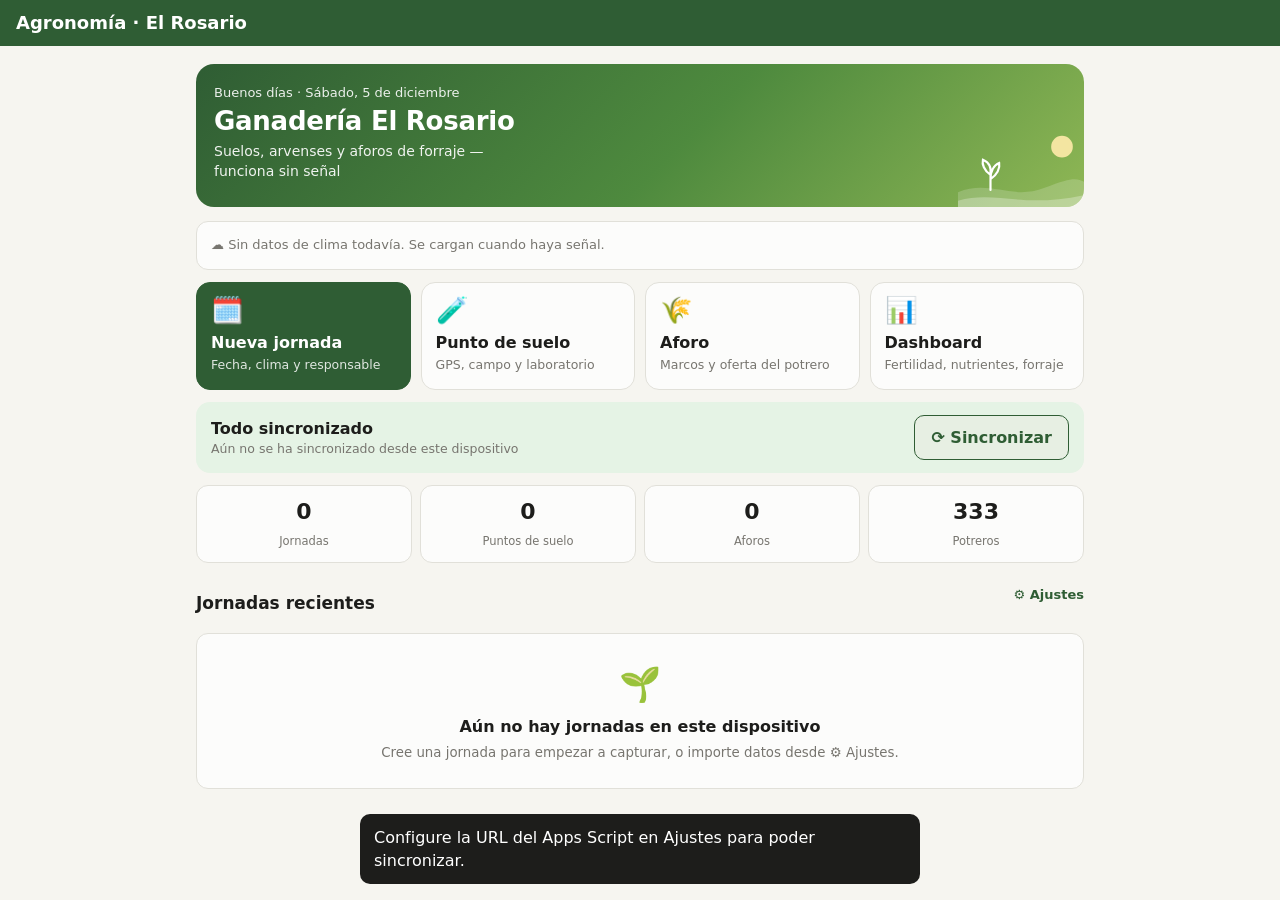
<file: app/index.html>
<!doctype html>
<html lang="es">
<head>
  <meta charset="utf-8">
  <meta name="viewport" content="width=device-width, initial-scale=1, viewport-fit=cover">
  <meta name="theme-color" content="#2f5d34">
  <title>Agronomía El Rosario</title>
  <link rel="manifest" href="manifest.webmanifest">
  <link rel="icon" href="icon.svg" type="image/svg+xml">
  <link rel="apple-touch-icon" href="icon.svg">
  <link rel="stylesheet" href="styles.css">
</head>
<body>
  <header class="top">
    <button id="back" class="btn ghost small" hidden aria-label="Volver">←</button>
    <h1 id="title">Agronomía · El Rosario</h1>
  </header>
  <div class="status"><span id="net" class="pill"></span><span id="pend" class="pill"></span></div>
  <main id="view"></main>
  <div id="toast" class="toast" role="status" aria-live="polite"></div>
  <script src="common.js"></script>
  <script src="potreros.js"></script>
  <script src="clima.js"></script>
  <script src="arvenses.js"></script>
  <script src="app.js"></script>
</body>
</html>
</file>
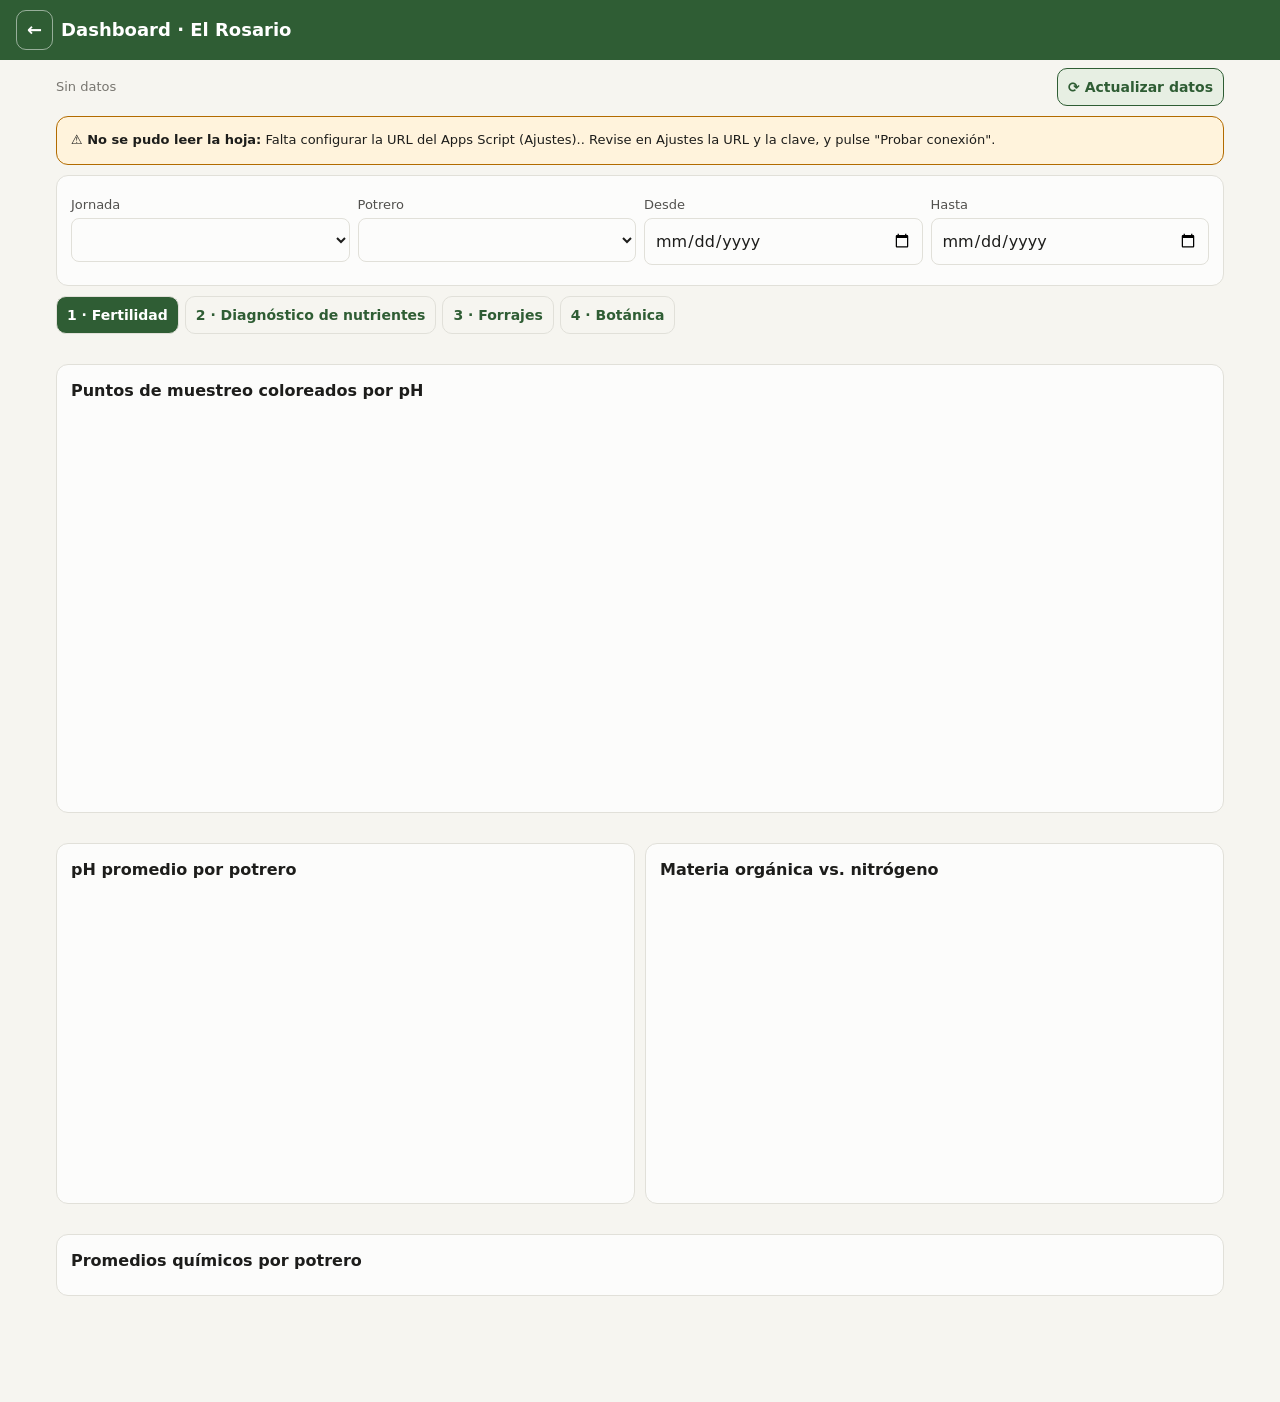
<file: app/dashboard.html>
<!doctype html>
<html lang="es">
<head>
  <meta charset="utf-8">
  <meta name="viewport" content="width=device-width, initial-scale=1, viewport-fit=cover">
  <meta name="theme-color" content="#2f5d34">
  <title>Dashboard Agronómico</title>
  <link rel="manifest" href="manifest.webmanifest">
  <link rel="icon" href="icon.svg" type="image/svg+xml">
  <link rel="stylesheet" href="vendor/leaflet/leaflet.css">
  <link rel="stylesheet" href="styles.css">
  <style>
    main { max-width: 1200px; }
    .tabs { display: flex; gap: 6px; overflow-x: auto; margin: 10px 0; }
    .tabs button { flex: 0 0 auto; }
    .tabs button[aria-selected="true"] { background: var(--brand); color: #fff; }
    .filters { display: grid; grid-template-columns: repeat(auto-fit, minmax(150px, 1fr)); gap: 8px; }
    .tiles { display: grid; grid-template-columns: repeat(auto-fit, minmax(150px, 1fr)); gap: 10px; margin: 10px 0; }
    .tile { background: var(--card); border: 1px solid var(--line); border-radius: 12px; padding: 12px; }
    .tile span { display: block; font-size: 13px; color: var(--ink2); }
    .tile b { font-size: 26px; font-weight: 600; }
    .tile small { color: var(--muted); }
    .charts { display: grid; grid-template-columns: 1fr; gap: 10px; }
    @media (min-width: 900px) { .charts { grid-template-columns: 1fr 1fr; } .charts .wide { grid-column: 1 / -1; } }
    .chart { position: relative; height: 300px; }
    #map { height: 380px; border-radius: 10px; z-index: 0; }
    .legend { display: flex; flex-wrap: wrap; gap: 12px; font-size: 13px; color: var(--ink2); margin-top: 8px; }
    .legend i { display: inline-block; width: 12px; height: 12px; border-radius: 50%; margin-right: 5px; vertical-align: -1px; }
    table { width: 100%; border-collapse: collapse; font-size: 14px; }
    th, td { text-align: right; padding: 6px 8px; border-bottom: 1px solid var(--line); white-space: nowrap; font-variant-numeric: tabular-nums; }
    th:first-child, td:first-child { text-align: left; }
    th { color: var(--ink2); font-weight: 600; }
    .scroll { overflow-x: auto; }
    .card h3 { display: block; margin-bottom: 8px; }
    [hidden] { display: none !important; }
    #estado.aviso { border-color: var(--warn); background: var(--warn-bg); }
    #estado:empty { display: none; }
    .st { display: inline-block; padding: 2px 8px; border-radius: 99px; font-size: 13px; white-space: nowrap; }
    .st-bajo { background: rgba(208, 59, 59, .16); } .st-ok { background: rgba(12, 163, 12, .14); }
    .st-alto { background: rgba(250, 178, 25, .22); } .st-sinrango { background: transparent; color: var(--muted); }
    td.cell { text-align: center; } th.vert { text-align: center; }
    .bio { border-top: 1px solid var(--line); padding-top: 10px; margin-top: 10px; }
    .bio h4 { margin: 0 0 6px; font-size: 15px; }
    .bio td, .bio th { text-align: left; white-space: normal; }
    .chip { display: inline-block; background: var(--brand-2); color: var(--brand); border-radius: 99px; padding: 2px 9px; margin: 2px 2px 2px 0; font-size: 13px; }
    .grp td { background: var(--bg); font-weight: 600; color: var(--ink2); text-align: left; }
  </style>
</head>
<body>
  <header class="top">
    <a class="btn ghost small" href="index.html" aria-label="Volver a captura">←</a>
    <h1>Dashboard · El Rosario</h1>
  </header>
  <main>
    <div class="row between">
      <span id="fuente" class="muted small"></span>
      <button class="btn sec small" id="recargar">⟳ Actualizar datos</button>
    </div>
    <div id="estado" class="card small"></div>
    <div class="card filters">
      <label class="fld"><span>Jornada</span><select id="fJornada"></select></label>
      <label class="fld"><span>Potrero</span><select id="fPotrero"></select></label>
      <label class="fld"><span>Desde</span><input type="date" id="fDesde"></label>
      <label class="fld"><span>Hasta</span><input type="date" id="fHasta"></label>
    </div>
    <div class="tabs" role="tablist">
      <button class="btn ghost small" role="tab" data-tab="suelos" aria-selected="true">1 · Fertilidad</button>
      <button class="btn ghost small" role="tab" data-tab="diagnostico">2 · Diagnóstico de nutrientes</button>
      <button class="btn ghost small" role="tab" data-tab="forrajes">3 · Forrajes</button>
      <button class="btn ghost small" role="tab" data-tab="botanica">4 · Botánica</button>
    </div>

    <section id="tab-suelos">
      <div class="tiles" id="tilesSuelo"></div>
      <div class="charts">
        <div class="card wide"><h3>Puntos de muestreo coloreados por pH</h3><div id="map"></div>
          <div class="legend" id="phLegend"></div></div>
        <div class="card"><h3>pH promedio por potrero</h3><div class="chart"><canvas id="cPh"></canvas></div></div>
        <div class="card"><h3>Materia orgánica vs. nitrógeno</h3><div class="chart"><canvas id="cMoN"></canvas></div></div>
        <div class="card wide"><h3>Promedios químicos por potrero</h3><div class="scroll" id="tNutr"></div></div>
      </div>
    </section>

    <section id="tab-diagnostico" hidden>
      <p class="muted small">Cada lectura se compara con su rango de referencia: <b>↓ Bajo</b>, <b>✓ Adecuado</b> o <b>↑ Alto</b>.
        Los rangos y su fuente están en la tabla; se pueden cambiar desde <b>5_Catalogos</b> (ver nota al final).</p>
      <div class="tiles" id="tilesDiag"></div>
      <div class="charts">
        <div class="card wide"><h3>Estado de las lecturas por parámetro (% de puntos)</h3>
          <div class="legend" id="legDiag"></div><div class="chart" id="boxDiag"><canvas id="cDiag"></canvas></div></div>
        <div class="card wide"><h3>Semáforo por parámetro</h3><div class="scroll" id="tDiag"></div></div>
        <div class="card wide"><h3>Potrero × parámetro (promedio del potrero)</h3><div class="scroll" id="tMatriz"></div></div>
      </div>
      <div class="card small muted" id="notaRangos"></div>
    </section>

    <section id="tab-forrajes" hidden>
      <p class="muted small">Para no sumar dos veces el mismo potrero, los indicadores usan el <b>aforo más reciente de cada potrero</b> dentro del filtro.</p>
      <div class="tiles" id="tilesForraje"></div>
      <div class="charts">
        <div class="card"><h3 id="tCap">Capacidad de carga de referencia por potrero</h3><div class="chart"><canvas id="cCap"></canvas></div><p class="small muted" id="notaCap"></p></div>
        <div class="card"><h3>Kg FV/ha por potrero (último aforo)</h3><div class="chart"><canvas id="cKgHa"></canvas></div></div>
        <div class="card wide"><h3>Variabilidad entre marcos (último aforo por potrero)</h3><div class="scroll" id="tVar"></div></div>
        <div class="card wide"><h3>Historial de aforos</h3><div class="scroll" id="tAforos"></div></div>
      </div>
    </section>

    <section id="tab-botanica" hidden>
      <div class="tiles" id="tilesBot"></div>
      <div class="charts">
        <div class="card"><h3>Frecuencia de arvenses (% de registros)</h3><div class="chart"><canvas id="cPie"></canvas></div></div>
        <div class="card"><h3>Cobertura promedio por arvense (%)</h3><div class="chart"><canvas id="cCob"></canvas></div></div>
        <div class="card wide"><h3>Detalle por arvense</h3><div class="scroll" id="tArv"></div></div>
        <div class="card wide"><h3>Bioindicadores: lo que dicen las arvenses vs. lo que mide el suelo</h3>
          <p class="small muted">Se cruzan las arvenses del potrero (puntos de suelo y marcos de aforo) con el análisis de suelo y las observaciones de campo
            de ese mismo potrero. Las indicaciones vienen de la lista de bioindicadoras de la finca: son orientativas, no un diagnóstico.</p>
          <p class="small" id="resBio"></p><div id="tBio"></div></div>
      </div>
    </section>
  </main>
  <div id="toast" class="toast" role="status" aria-live="polite"></div>
  <script src="vendor/chart.umd.js"></script>
  <script src="vendor/leaflet/leaflet.js"></script>
  <script src="common.js"></script>
  <script src="rangos.js"></script>
  <script src="arvenses.js"></script>
  <script src="dashboard.js"></script>
</body>
</html>
</file>
<file: app/styles.css>
:root {
  --bg: #f6f5f0; --card: #fcfcfb; --ink: #1d1d1b; --ink2: #52514e; --muted: #77756f;
  --line: #e1e0d9; --brand: #2f5d34; --brand-2: #e7efe3; --warn: #b26b00; --warn-bg: #fff3dc;
  --ok: #006300; --ok-bg: #e5f3e5; --danger: #b42828; --radius: 12px;
  color-scheme: light;
}
@media (prefers-color-scheme: dark) {
  :root:not([data-theme="light"]) {
    --bg: #0d0d0d; --card: #1a1a19; --ink: #f0efec; --ink2: #c3c2b7; --muted: #98968f;
    --line: #2c2c2a; --brand: #7fbf73; --brand-2: #22301f; --warn: #f2b84b; --warn-bg: #33270f;
    --ok: #0ca30c; --ok-bg: #132813; --danger: #f07a7a; color-scheme: dark;
  }
}
:root[data-theme="dark"] {
  --bg: #0d0d0d; --card: #1a1a19; --ink: #f0efec; --ink2: #c3c2b7; --muted: #98968f;
  --line: #2c2c2a; --brand: #7fbf73; --brand-2: #22301f; --warn: #f2b84b; --warn-bg: #33270f;
  --ok: #0ca30c; --ok-bg: #132813; --danger: #f07a7a; color-scheme: dark;
}
* { box-sizing: border-box; }
[hidden] { display: none !important; }
html { -webkit-text-size-adjust: 100%; }
body { margin: 0; background: var(--bg); color: var(--ink); font: 16px/1.45 system-ui, -apple-system, "Segoe UI", Roboto, sans-serif; }
.top { position: sticky; top: 0; z-index: 10; display: flex; align-items: center; gap: 8px; padding: 10px 16px;
  padding-top: max(10px, env(safe-area-inset-top)); background: var(--brand); color: #fff; }
@media (prefers-color-scheme: dark) { :root:not([data-theme="light"]) .top { background: #1f3a22; } }
.top h1 { font-size: 18px; margin: 0; font-weight: 600; }
.top .btn, .top .btn.ghost { color: #fff; border-color: rgba(255,255,255,.5); font-size: 18px; }
.status { display: flex; gap: 6px; padding: 8px 16px 0; flex-wrap: wrap; }
main { padding: 8px 16px 96px; max-width: 920px; margin: 0 auto; }
h2 { font-size: 17px; margin: 22px 0 8px; }
h3 { font-size: 16px; margin: 0; display: inline; }
.card { background: var(--card); border: 1px solid var(--line); border-radius: var(--radius); padding: 14px; margin: 10px 0; }
.card.inner { background: var(--bg); margin: 8px 0; }
.card.link { display: block; color: inherit; text-decoration: none; }
.card.link:active { background: var(--brand-2); }
details > summary { cursor: pointer; list-style: none; padding: 2px 0; }
details > summary::-webkit-details-marker { display: none; }
details > summary::before { content: '▸ '; color: var(--muted); }
details[open] > summary::before { content: '▾ '; }
details[open] > summary { margin-bottom: 8px; }
.row { display: flex; align-items: center; flex-wrap: wrap; }
.gap { gap: 8px; margin: 8px 0; }
.between { justify-content: space-between; gap: 8px; }
.grid2, .grid3 { display: grid; gap: 4px 12px; grid-template-columns: 1fr; }
@media (min-width: 360px) { .grid2 { grid-template-columns: 1fr 1fr; } }
@media (min-width: 520px) { .grid2 { grid-template-columns: 1fr 1fr; } .grid3 { grid-template-columns: repeat(3, 1fr); } }
@media (max-width: 519px) { .grid3 { grid-template-columns: 1fr 1fr; } }
.fld { display: block; margin: 6px 0; min-width: 0; }
.fld > span { display: block; font-size: 13px; color: var(--ink2); margin-bottom: 3px; }
input, select, textarea { width: 100%; font: inherit; color: var(--ink); background: var(--card); border: 1px solid var(--line);
  border-radius: 8px; padding: 10px; min-height: 44px; }
input:focus, select:focus, textarea:focus { outline: 2px solid var(--brand); outline-offset: 0; border-color: transparent; }
.btn { display: inline-flex; align-items: center; justify-content: center; gap: 6px; min-height: 44px; padding: 10px 16px;
  border-radius: 10px; border: 1px solid var(--brand); background: var(--brand); color: #fff; font: inherit; font-weight: 600;
  text-decoration: none; cursor: pointer; }
@media (prefers-color-scheme: dark) { :root:not([data-theme="light"]) .btn:not(.sec):not(.ghost) { color: #0d0d0d; } }
.btn.sec { background: var(--brand-2); color: var(--brand); }
.btn.ghost { background: transparent; color: var(--brand); border-color: var(--line); }
.btn.danger { color: var(--danger); }
.btn.small { min-height: 38px; padding: 6px 10px; font-size: 14px; }
.btn:disabled { opacity: .55; }
.pill { display: inline-block; font-size: 12px; padding: 3px 9px; border-radius: 99px; border: 1px solid var(--line); color: var(--ink2); }
.pill.on, .pill.ok { background: var(--ok-bg); color: var(--ok); border-color: transparent; }
.pill.off, .pill.warn { background: var(--warn-bg); color: var(--warn); border-color: transparent; }
.muted { color: var(--muted); }
.small { font-size: 13px; }
.sticky { position: sticky; bottom: 0; background: linear-gradient(transparent, var(--bg) 30%); padding: 14px 0 max(10px, env(safe-area-inset-bottom)); margin: 0; }
.gps { margin-top: 8px; display: grid; gap: 6px; }
.foto { display: flex; flex-wrap: wrap; align-items: center; gap: 8px; margin: 6px 0; }
.foto-prev img { width: 84px; height: 84px; object-fit: cover; border-radius: 8px; border: 1px solid var(--line); display: block; }
.muestra { display: grid; grid-template-columns: 30px 1fr 1fr auto auto; gap: 6px; align-items: center; margin: 8px 0; padding-bottom: 8px; border-bottom: 1px solid var(--line); }
.muestra .arvm { grid-column: 2 / 5; }
.muestra .coord { grid-column: 5; }
.mhead { display: grid; grid-template-columns: 30px 1fr 1fr auto auto; gap: 6px; margin: 4px 0 -4px; }
.muestra .n { color: var(--muted); font-variant-numeric: tabular-nums; }
.kpis { display: grid; grid-template-columns: 1fr 1fr; gap: 10px; }
.kpis div { background: var(--bg); border-radius: 10px; padding: 10px; }
.kpis span { display: block; font-size: 12px; color: var(--ink2); }
.kpis b { font-size: 20px; }
.result { border-color: var(--brand); }
.toast { position: fixed; left: 16px; right: 16px; bottom: calc(16px + env(safe-area-inset-bottom)); max-width: 560px; margin: 0 auto;
  background: #1d1d1b; color: #fff; padding: 12px 14px; border-radius: 10px; opacity: 0; transform: translateY(20px);
  transition: .2s; pointer-events: none; z-index: 50; }
.toast.show { opacity: 1; transform: none; }
.toast.err { background: #8f1f1f; }
.potinfo { margin-top: 4px; }

/* ---------- Pantalla inicial ---------- */
.hero { position: relative; overflow: hidden; margin: 10px 0 14px; padding: 20px 18px 26px; border-radius: 18px; color: #fff;
  background: linear-gradient(135deg, #2f5d34 0%, #4e8a3e 55%, #8fb755 100%); }
.hero-kicker { font-size: 13px; opacity: .9; }
.hero-title { font-size: 26px; font-weight: 700; line-height: 1.15; margin: 4px 0; letter-spacing: -.01em; }
.hero-sub { font-size: 14px; opacity: .92; max-width: 32ch; }
.hero-txt { position: relative; z-index: 1; padding-right: 92px; }
.hero-art { position: absolute; right: -4px; bottom: -4px; width: 130px; height: auto; pointer-events: none; }
.acciones { display: grid; grid-template-columns: 1fr 1fr; gap: 10px; }
@media (min-width: 720px) { .acciones { grid-template-columns: repeat(4, 1fr); } }
.accion { display: flex; flex-direction: column; gap: 2px; padding: 14px; border-radius: 14px; text-decoration: none; color: var(--ink);
  background: var(--card); border: 1px solid var(--line); min-height: 108px; transition: transform .08s; }
.accion:active { transform: scale(.98); }
.accion .ico { font-size: 26px; line-height: 1; margin-bottom: 6px; }
.accion b { font-size: 16px; }
.accion small { color: var(--muted); font-size: 12.5px; }
.accion.primaria { background: var(--brand); border-color: var(--brand); color: #fff; }
.accion.primaria small { color: rgba(255,255,255,.85); }
@media (prefers-color-scheme: dark) { :root:not([data-theme="light"]) .accion.primaria { color: #0d0d0d; } :root:not([data-theme="light"]) .accion.primaria small { color: rgba(0,0,0,.7); } }
.sync { display: flex; align-items: center; justify-content: space-between; gap: 12px; margin: 12px 0; padding: 12px 14px; border-radius: 14px; border: 1px solid var(--line); background: var(--card); }
.sync small { display: block; color: var(--muted); font-size: 12.5px; }
.sync.pendiente { background: var(--warn-bg); border-color: transparent; }
.sync.aldia { background: var(--ok-bg); border-color: transparent; }
.stats { display: grid; grid-template-columns: repeat(4, 1fr); gap: 8px; margin: 4px 0 6px; }
.stats div { background: var(--card); border: 1px solid var(--line); border-radius: 12px; padding: 10px 6px; text-align: center; }
.stats b { display: block; font-size: 22px; font-variant-numeric: tabular-nums; }
.stats span { font-size: 11.5px; color: var(--muted); }
.card.link.jcard { display: flex; gap: 12px; align-items: center; }
.linkbtn { color: var(--brand); text-decoration: none; font-weight: 600; }
.jinfo { flex: 1; min-width: 0; }
.fchip { flex: 0 0 52px; text-align: center; border-radius: 10px; background: var(--brand-2); color: var(--brand); padding: 6px 0; line-height: 1.05; }
.fchip b { display: block; font-size: 20px; }
.fchip span { display: block; font-size: 12px; text-transform: uppercase; font-weight: 600; }
.fchip small { display: block; font-size: 10px; opacity: .8; }
.vacio { text-align: center; padding: 26px 16px; }
.vacio .ico { display: block; font-size: 34px; margin-bottom: 6px; }
.vacio small { display: block; color: var(--muted); margin-top: 4px; }
.forraje { padding-bottom: 6px; }
.forr-res { display: grid; grid-template-columns: 1fr 1fr; gap: 10px; margin-bottom: 6px; }
.forr-res div { background: var(--bg); border-radius: 10px; padding: 10px; }
.forr-res b { display: block; font-size: 20px; font-variant-numeric: tabular-nums; }
.forr-res span { font-size: 12px; color: var(--muted); }
.forr-fila { padding: 10px 0; border-top: 1px solid var(--line); }
.barra { position: relative; height: 10px; border-radius: 99px; background: var(--brand-2); margin: 6px 0; }
.barra i { position: absolute; left: 0; top: 0; bottom: 0; border-radius: 99px; background: #2a78d6; }
.barra i.ok { background: #0ca30c; }
.barra u { position: absolute; top: -3px; bottom: -3px; width: 2px; background: var(--ink2); }
/* ---------- Clima ---------- */
.clima { margin: 0 0 12px; }
.clima-ahora { display: grid; grid-template-columns: auto 1fr auto; gap: 12px; align-items: center; }
.clima-ico { font-size: 40px; line-height: 1; }
.clima-temp { font-size: 28px; font-variant-numeric: tabular-nums; }
.clima-datos { color: var(--ink2); line-height: 1.6; text-align: right; }
.clima-dias { display: grid; grid-template-columns: repeat(4, 1fr); gap: 6px; margin-top: 12px; }
.clima-dias div { background: var(--bg); border-radius: 10px; padding: 8px 4px; text-align: center; display: flex; flex-direction: column; gap: 2px; }
.clima-dias span { font-size: 12px; color: var(--ink2); text-transform: capitalize; }
.clima-dias i { font-style: normal; font-size: 20px; }
.clima-dias b { font-size: 13px; font-variant-numeric: tabular-nums; }
.clima-dias small { font-size: 11px; color: var(--muted); }
.clima-pie { margin-top: 8px; }
.pastoreo { margin-top: 12px; padding-top: 10px; border-top: 1px dashed var(--line); }
.pastoreo .kpis { margin-top: 8px; }
.aviso-param { background: var(--warn-bg); border-radius: 8px; padding: 8px 10px; }
/* ---------- Arvenses ---------- */
.picker { margin: 6px 0 10px; }
.picker > summary { list-style: none; display: inline-flex; }
.picker > summary::before { content: none; }
.picker[open] { background: var(--bg); border-radius: 12px; padding: 10px; }
#buscaArv { margin: 8px 0; }
#listaArv { max-height: 320px; overflow-y: auto; border: 1px solid var(--line); border-radius: 10px; background: var(--card); margin-bottom: 8px; }
.arvopt { display: flex; gap: 10px; align-items: flex-start; padding: 9px 10px; border-bottom: 1px solid var(--line); cursor: pointer; }
.arvopt input { width: 20px; min-height: 20px; margin-top: 2px; flex: 0 0 auto; }
.arvopt span { display: flex; flex-direction: column; }
.arvinfo { margin: 2px 0 6px; line-height: 1.35; }
</file>
<file: app/vendor/leaflet/leaflet.css>
/* required styles */

.leaflet-pane,
.leaflet-tile,
.leaflet-marker-icon,
.leaflet-marker-shadow,
.leaflet-tile-container,
.leaflet-pane > svg,
.leaflet-pane > canvas,
.leaflet-zoom-box,
.leaflet-image-layer,
.leaflet-layer {
	position: absolute;
	left: 0;
	top: 0;
	}
.leaflet-container {
	overflow: hidden;
	}
.leaflet-tile,
.leaflet-marker-icon,
.leaflet-marker-shadow {
	-webkit-user-select: none;
	   -moz-user-select: none;
	        user-select: none;
	  -webkit-user-drag: none;
	}
/* Prevents IE11 from highlighting tiles in blue */
.leaflet-tile::selection {
	background: transparent;
}
/* Safari renders non-retina tile on retina better with this, but Chrome is worse */
.leaflet-safari .leaflet-tile {
	image-rendering: -webkit-optimize-contrast;
	}
/* hack that prevents hw layers "stretching" when loading new tiles */
.leaflet-safari .leaflet-tile-container {
	width: 1600px;
	height: 1600px;
	-webkit-transform-origin: 0 0;
	}
.leaflet-marker-icon,
.leaflet-marker-shadow {
	display: block;
	}
/* .leaflet-container svg: reset svg max-width decleration shipped in Joomla! (joomla.org) 3.x */
/* .leaflet-container img: map is broken in FF if you have max-width: 100% on tiles */
.leaflet-container .leaflet-overlay-pane svg {
	max-width: none !important;
	max-height: none !important;
	}
.leaflet-container .leaflet-marker-pane img,
.leaflet-container .leaflet-shadow-pane img,
.leaflet-container .leaflet-tile-pane img,
.leaflet-container img.leaflet-image-layer,
.leaflet-container .leaflet-tile {
	max-width: none !important;
	max-height: none !important;
	width: auto;
	padding: 0;
	}

.leaflet-container img.leaflet-tile {
	/* See: https://bugs.chromium.org/p/chromium/issues/detail?id=600120 */
	mix-blend-mode: plus-lighter;
}

.leaflet-container.leaflet-touch-zoom {
	-ms-touch-action: pan-x pan-y;
	touch-action: pan-x pan-y;
	}
.leaflet-container.leaflet-touch-drag {
	-ms-touch-action: pinch-zoom;
	/* Fallback for FF which doesn't support pinch-zoom */
	touch-action: none;
	touch-action: pinch-zoom;
}
.leaflet-container.leaflet-touch-drag.leaflet-touch-zoom {
	-ms-touch-action: none;
	touch-action: none;
}
.leaflet-container {
	-webkit-tap-highlight-color: transparent;
}
.leaflet-container a {
	-webkit-tap-highlight-color: rgba(51, 181, 229, 0.4);
}
.leaflet-tile {
	filter: inherit;
	visibility: hidden;
	}
.leaflet-tile-loaded {
	visibility: inherit;
	}
.leaflet-zoom-box {
	width: 0;
	height: 0;
	-moz-box-sizing: border-box;
	     box-sizing: border-box;
	z-index: 800;
	}
/* workaround for https://bugzilla.mozilla.org/show_bug.cgi?id=888319 */
.leaflet-overlay-pane svg {
	-moz-user-select: none;
	}

.leaflet-pane         { z-index: 400; }

.leaflet-tile-pane    { z-index: 200; }
.leaflet-overlay-pane { z-index: 400; }
.leaflet-shadow-pane  { z-index: 500; }
.leaflet-marker-pane  { z-index: 600; }
.leaflet-tooltip-pane   { z-index: 650; }
.leaflet-popup-pane   { z-index: 700; }

.leaflet-map-pane canvas { z-index: 100; }
.leaflet-map-pane svg    { z-index: 200; }

.leaflet-vml-shape {
	width: 1px;
	height: 1px;
	}
.lvml {
	behavior: url(#default#VML);
	display: inline-block;
	position: absolute;
	}


/* control positioning */

.leaflet-control {
	position: relative;
	z-index: 800;
	pointer-events: visiblePainted; /* IE 9-10 doesn't have auto */
	pointer-events: auto;
	}
.leaflet-top,
.leaflet-bottom {
	position: absolute;
	z-index: 1000;
	pointer-events: none;
	}
.leaflet-top {
	top: 0;
	}
.leaflet-right {
	right: 0;
	}
.leaflet-bottom {
	bottom: 0;
	}
.leaflet-left {
	left: 0;
	}
.leaflet-control {
	float: left;
	clear: both;
	}
.leaflet-right .leaflet-control {
	float: right;
	}
.leaflet-top .leaflet-control {
	margin-top: 10px;
	}
.leaflet-bottom .leaflet-control {
	margin-bottom: 10px;
	}
.leaflet-left .leaflet-control {
	margin-left: 10px;
	}
.leaflet-right .leaflet-control {
	margin-right: 10px;
	}


/* zoom and fade animations */

.leaflet-fade-anim .leaflet-popup {
	opacity: 0;
	-webkit-transition: opacity 0.2s linear;
	   -moz-transition: opacity 0.2s linear;
	        transition: opacity 0.2s linear;
	}
.leaflet-fade-anim .leaflet-map-pane .leaflet-popup {
	opacity: 1;
	}
.leaflet-zoom-animated {
	-webkit-transform-origin: 0 0;
	    -ms-transform-origin: 0 0;
	        transform-origin: 0 0;
	}
svg.leaflet-zoom-animated {
	will-change: transform;
}

.leaflet-zoom-anim .leaflet-zoom-animated {
	-webkit-transition: -webkit-transform 0.25s cubic-bezier(0,0,0.25,1);
	   -moz-transition:    -moz-transform 0.25s cubic-bezier(0,0,0.25,1);
	        transition:         transform 0.25s cubic-bezier(0,0,0.25,1);
	}
.leaflet-zoom-anim .leaflet-tile,
.leaflet-pan-anim .leaflet-tile {
	-webkit-transition: none;
	   -moz-transition: none;
	        transition: none;
	}

.leaflet-zoom-anim .leaflet-zoom-hide {
	visibility: hidden;
	}


/* cursors */

.leaflet-interactive {
	cursor: pointer;
	}
.leaflet-grab {
	cursor: -webkit-grab;
	cursor:    -moz-grab;
	cursor:         grab;
	}
.leaflet-crosshair,
.leaflet-crosshair .leaflet-interactive {
	cursor: crosshair;
	}
.leaflet-popup-pane,
.leaflet-control {
	cursor: auto;
	}
.leaflet-dragging .leaflet-grab,
.leaflet-dragging .leaflet-grab .leaflet-interactive,
.leaflet-dragging .leaflet-marker-draggable {
	cursor: move;
	cursor: -webkit-grabbing;
	cursor:    -moz-grabbing;
	cursor:         grabbing;
	}

/* marker & overlays interactivity */
.leaflet-marker-icon,
.leaflet-marker-shadow,
.leaflet-image-layer,
.leaflet-pane > svg path,
.leaflet-tile-container {
	pointer-events: none;
	}

.leaflet-marker-icon.leaflet-interactive,
.leaflet-image-layer.leaflet-interactive,
.leaflet-pane > svg path.leaflet-interactive,
svg.leaflet-image-layer.leaflet-interactive path {
	pointer-events: visiblePainted; /* IE 9-10 doesn't have auto */
	pointer-events: auto;
	}

/* visual tweaks */

.leaflet-container {
	background: #ddd;
	outline-offset: 1px;
	}
.leaflet-container a {
	color: #0078A8;
	}
.leaflet-zoom-box {
	border: 2px dotted #38f;
	background: rgba(255,255,255,0.5);
	}


/* general typography */
.leaflet-container {
	font-family: "Helvetica Neue", Arial, Helvetica, sans-serif;
	font-size: 12px;
	font-size: 0.75rem;
	line-height: 1.5;
	}


/* general toolbar styles */

.leaflet-bar {
	box-shadow: 0 1px 5px rgba(0,0,0,0.65);
	border-radius: 4px;
	}
.leaflet-bar a {
	background-color: #fff;
	border-bottom: 1px solid #ccc;
	width: 26px;
	height: 26px;
	line-height: 26px;
	display: block;
	text-align: center;
	text-decoration: none;
	color: black;
	}
.leaflet-bar a,
.leaflet-control-layers-toggle {
	background-position: 50% 50%;
	background-repeat: no-repeat;
	display: block;
	}
.leaflet-bar a:hover,
.leaflet-bar a:focus {
	background-color: #f4f4f4;
	}
.leaflet-bar a:first-child {
	border-top-left-radius: 4px;
	border-top-right-radius: 4px;
	}
.leaflet-bar a:last-child {
	border-bottom-left-radius: 4px;
	border-bottom-right-radius: 4px;
	border-bottom: none;
	}
.leaflet-bar a.leaflet-disabled {
	cursor: default;
	background-color: #f4f4f4;
	color: #bbb;
	}

.leaflet-touch .leaflet-bar a {
	width: 30px;
	height: 30px;
	line-height: 30px;
	}
.leaflet-touch .leaflet-bar a:first-child {
	border-top-left-radius: 2px;
	border-top-right-radius: 2px;
	}
.leaflet-touch .leaflet-bar a:last-child {
	border-bottom-left-radius: 2px;
	border-bottom-right-radius: 2px;
	}

/* zoom control */

.leaflet-control-zoom-in,
.leaflet-control-zoom-out {
	font: bold 18px 'Lucida Console', Monaco, monospace;
	text-indent: 1px;
	}

.leaflet-touch .leaflet-control-zoom-in, .leaflet-touch .leaflet-control-zoom-out  {
	font-size: 22px;
	}


/* layers control */

.leaflet-control-layers {
	box-shadow: 0 1px 5px rgba(0,0,0,0.4);
	background: #fff;
	border-radius: 5px;
	}
.leaflet-control-layers-toggle {
	background-image: url(images/layers.png);
	width: 36px;
	height: 36px;
	}
.leaflet-retina .leaflet-control-layers-toggle {
	background-image: url(images/layers-2x.png);
	background-size: 26px 26px;
	}
.leaflet-touch .leaflet-control-layers-toggle {
	width: 44px;
	height: 44px;
	}
.leaflet-control-layers .leaflet-control-layers-list,
.leaflet-control-layers-expanded .leaflet-control-layers-toggle {
	display: none;
	}
.leaflet-control-layers-expanded .leaflet-control-layers-list {
	display: block;
	position: relative;
	}
.leaflet-control-layers-expanded {
	padding: 6px 10px 6px 6px;
	color: #333;
	background: #fff;
	}
.leaflet-control-layers-scrollbar {
	overflow-y: scroll;
	overflow-x: hidden;
	padding-right: 5px;
	}
.leaflet-control-layers-selector {
	margin-top: 2px;
	position: relative;
	top: 1px;
	}
.leaflet-control-layers label {
	display: block;
	font-size: 13px;
	font-size: 1.08333em;
	}
.leaflet-control-layers-separator {
	height: 0;
	border-top: 1px solid #ddd;
	margin: 5px -10px 5px -6px;
	}

/* Default icon URLs */
.leaflet-default-icon-path { /* used only in path-guessing heuristic, see L.Icon.Default */
	background-image: url(images/marker-icon.png);
	}


/* attribution and scale controls */

.leaflet-container .leaflet-control-attribution {
	background: #fff;
	background: rgba(255, 255, 255, 0.8);
	margin: 0;
	}
.leaflet-control-attribution,
.leaflet-control-scale-line {
	padding: 0 5px;
	color: #333;
	line-height: 1.4;
	}
.leaflet-control-attribution a {
	text-decoration: none;
	}
.leaflet-control-attribution a:hover,
.leaflet-control-attribution a:focus {
	text-decoration: underline;
	}
.leaflet-attribution-flag {
	display: inline !important;
	vertical-align: baseline !important;
	width: 1em;
	height: 0.6669em;
	}
.leaflet-left .leaflet-control-scale {
	margin-left: 5px;
	}
.leaflet-bottom .leaflet-control-scale {
	margin-bottom: 5px;
	}
.leaflet-control-scale-line {
	border: 2px solid #777;
	border-top: none;
	line-height: 1.1;
	padding: 2px 5px 1px;
	white-space: nowrap;
	-moz-box-sizing: border-box;
	     box-sizing: border-box;
	background: rgba(255, 255, 255, 0.8);
	text-shadow: 1px 1px #fff;
	}
.leaflet-control-scale-line:not(:first-child) {
	border-top: 2px solid #777;
	border-bottom: none;
	margin-top: -2px;
	}
.leaflet-control-scale-line:not(:first-child):not(:last-child) {
	border-bottom: 2px solid #777;
	}

.leaflet-touch .leaflet-control-attribution,
.leaflet-touch .leaflet-control-layers,
.leaflet-touch .leaflet-bar {
	box-shadow: none;
	}
.leaflet-touch .leaflet-control-layers,
.leaflet-touch .leaflet-bar {
	border: 2px solid rgba(0,0,0,0.2);
	background-clip: padding-box;
	}


/* popup */

.leaflet-popup {
	position: absolute;
	text-align: center;
	margin-bottom: 20px;
	}
.leaflet-popup-content-wrapper {
	padding: 1px;
	text-align: left;
	border-radius: 12px;
	}
.leaflet-popup-content {
	margin: 13px 24px 13px 20px;
	line-height: 1.3;
	font-size: 13px;
	font-size: 1.08333em;
	min-height: 1px;
	}
.leaflet-popup-content p {
	margin: 17px 0;
	margin: 1.3em 0;
	}
.leaflet-popup-tip-container {
	width: 40px;
	height: 20px;
	position: absolute;
	left: 50%;
	margin-top: -1px;
	margin-left: -20px;
	overflow: hidden;
	pointer-events: none;
	}
.leaflet-popup-tip {
	width: 17px;
	height: 17px;
	padding: 1px;

	margin: -10px auto 0;
	pointer-events: auto;

	-webkit-transform: rotate(45deg);
	   -moz-transform: rotate(45deg);
	    -ms-transform: rotate(45deg);
	        transform: rotate(45deg);
	}
.leaflet-popup-content-wrapper,
.leaflet-popup-tip {
	background: white;
	color: #333;
	box-shadow: 0 3px 14px rgba(0,0,0,0.4);
	}
.leaflet-container a.leaflet-popup-close-button {
	position: absolute;
	top: 0;
	right: 0;
	border: none;
	text-align: center;
	width: 24px;
	height: 24px;
	font: 16px/24px Tahoma, Verdana, sans-serif;
	color: #757575;
	text-decoration: none;
	background: transparent;
	}
.leaflet-container a.leaflet-popup-close-button:hover,
.leaflet-container a.leaflet-popup-close-button:focus {
	color: #585858;
	}
.leaflet-popup-scrolled {
	overflow: auto;
	}

.leaflet-oldie .leaflet-popup-content-wrapper {
	-ms-zoom: 1;
	}
.leaflet-oldie .leaflet-popup-tip {
	width: 24px;
	margin: 0 auto;

	-ms-filter: "progid:DXImageTransform.Microsoft.Matrix(M11=0.70710678, M12=0.70710678, M21=-0.70710678, M22=0.70710678)";
	filter: progid:DXImageTransform.Microsoft.Matrix(M11=0.70710678, M12=0.70710678, M21=-0.70710678, M22=0.70710678);
	}

.leaflet-oldie .leaflet-control-zoom,
.leaflet-oldie .leaflet-control-layers,
.leaflet-oldie .leaflet-popup-content-wrapper,
.leaflet-oldie .leaflet-popup-tip {
	border: 1px solid #999;
	}


/* div icon */

.leaflet-div-icon {
	background: #fff;
	border: 1px solid #666;
	}


/* Tooltip */
/* Base styles for the element that has a tooltip */
.leaflet-tooltip {
	position: absolute;
	padding: 6px;
	background-color: #fff;
	border: 1px solid #fff;
	border-radius: 3px;
	color: #222;
	white-space: nowrap;
	-webkit-user-select: none;
	-moz-user-select: none;
	-ms-user-select: none;
	user-select: none;
	pointer-events: none;
	box-shadow: 0 1px 3px rgba(0,0,0,0.4);
	}
.leaflet-tooltip.leaflet-interactive {
	cursor: pointer;
	pointer-events: auto;
	}
.leaflet-tooltip-top:before,
.leaflet-tooltip-bottom:before,
.leaflet-tooltip-left:before,
.leaflet-tooltip-right:before {
	position: absolute;
	pointer-events: none;
	border: 6px solid transparent;
	background: transparent;
	content: "";
	}

/* Directions */

.leaflet-tooltip-bottom {
	margin-top: 6px;
}
.leaflet-tooltip-top {
	margin-top: -6px;
}
.leaflet-tooltip-bottom:before,
.leaflet-tooltip-top:before {
	left: 50%;
	margin-left: -6px;
	}
.leaflet-tooltip-top:before {
	bottom: 0;
	margin-bottom: -12px;
	border-top-color: #fff;
	}
.leaflet-tooltip-bottom:before {
	top: 0;
	margin-top: -12px;
	margin-left: -6px;
	border-bottom-color: #fff;
	}
.leaflet-tooltip-left {
	margin-left: -6px;
}
.leaflet-tooltip-right {
	margin-left: 6px;
}
.leaflet-tooltip-left:before,
.leaflet-tooltip-right:before {
	top: 50%;
	margin-top: -6px;
	}
.leaflet-tooltip-left:before {
	right: 0;
	margin-right: -12px;
	border-left-color: #fff;
	}
.leaflet-tooltip-right:before {
	left: 0;
	margin-left: -12px;
	border-right-color: #fff;
	}

/* Printing */

@media print {
	/* Prevent printers from removing background-images of controls. */
	.leaflet-control {
		-webkit-print-color-adjust: exact;
		print-color-adjust: exact;
		}
	}
</file>
